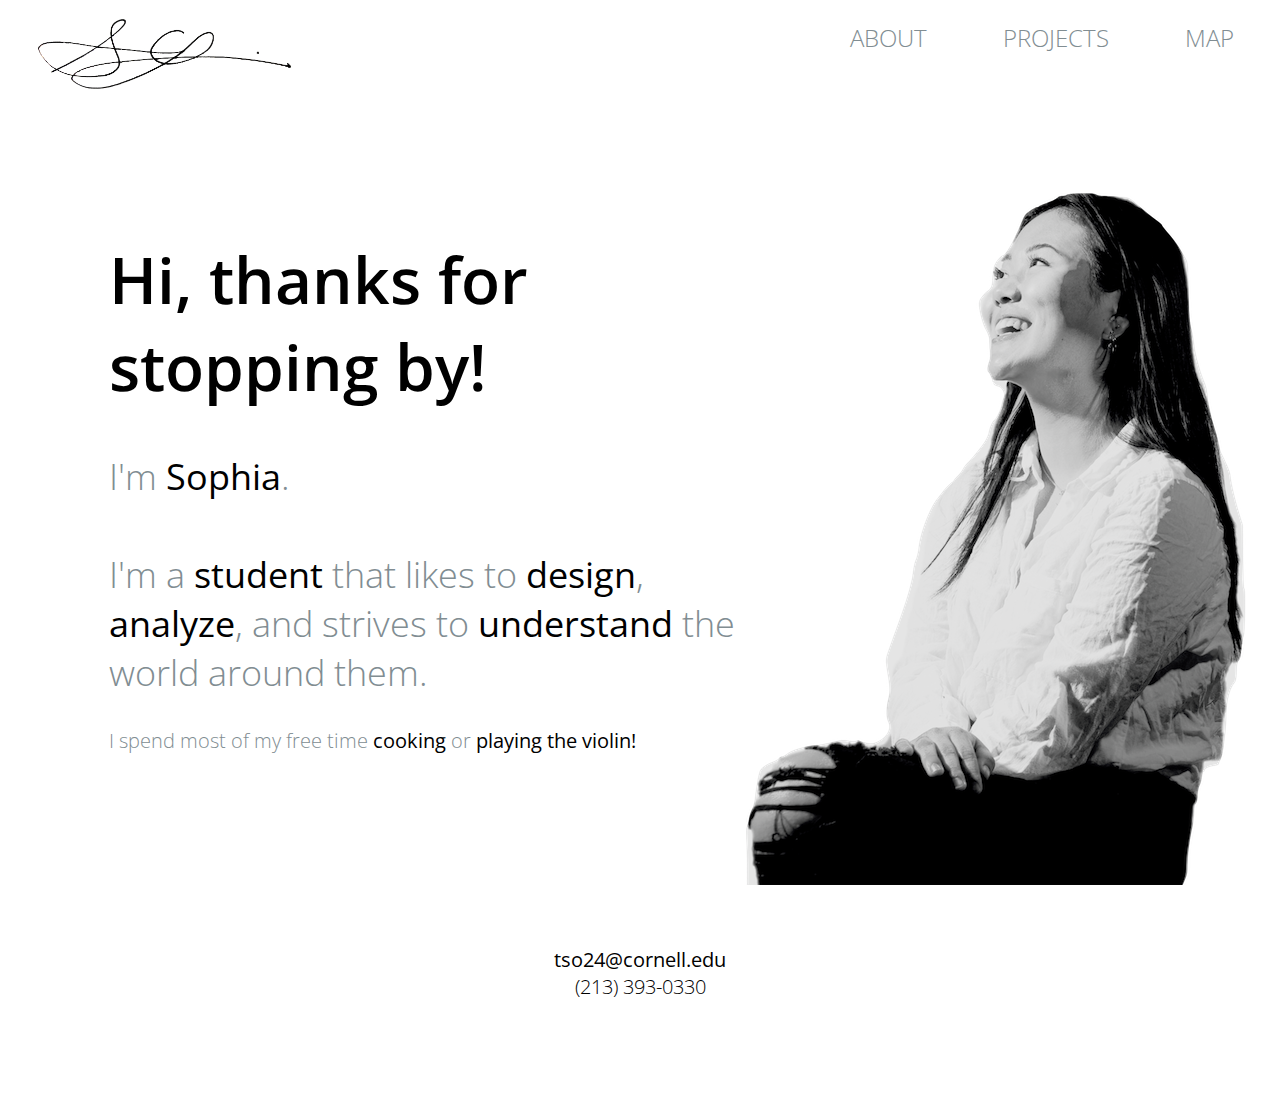
<file: index.html>
<!doctype html>
<html lang="en">
<meta charset="UTF-8">
<meta name="viewport" content="width=device-width, initial-scale=1">
<link rel="stylesheet" href="styles/sites.css" />
<link href="https://fonts.googleapis.com/css2?family=Open+Sans:wght@300;400;600;700&display=swap" rel="stylesheet">
<title> Sophia Oguri </title>

<body>
    <header>
        <div id='signature_cont'>
            <a href="index.html"><img src="images\signature.png" id='signature'> </a>
        </div>
        <div class="topnav">
            <a href="map.html">MAP</a>
            <a href="projects.html">PROJECTS</a>
            <a href="about.html">ABOUT</a>
        </div>
    </header>

    <div class='index'>
        <div class='description'>
            <h1 class='title'> Hi, thanks for stopping by! </h1>

            <h2 class='index_body'>
                I'm <a href="about.html">Sophia</a>.
                <br>
                <br>
                I'm a
                <a href="https://www.linkedin.com/in/sophia-oguri/">student</a>
                that likes to
                <a href="projects.html#design">design</a>,
                <a href=projects.html#analyze>analyze</a>,
                and strives to
                <a href=projects.html#understand>understand</a>
                the world around them.
            </h2>

            <h3 class='index_subbody'>
                I spend most of my free time
                <a href="https://www.instagram.com/sophskitchn/">cooking</a>
                or
                <a href="https://youtu.be/Niv13ps5BzQ">playing the violin!</a>
            </h3>
        </div>

        <div class='image'>
            <img id='laughing_img' src='images/laughing.png'>
        </div>

    </div>

    <footer>
        <h6 class="footer">
            <a href="mailto:tso24@cornell.edu?">tso24@cornell.edu</a>
            <br>
            (213) 393-0330
        </h6>
    </footer>

</body>

</html>
</file>
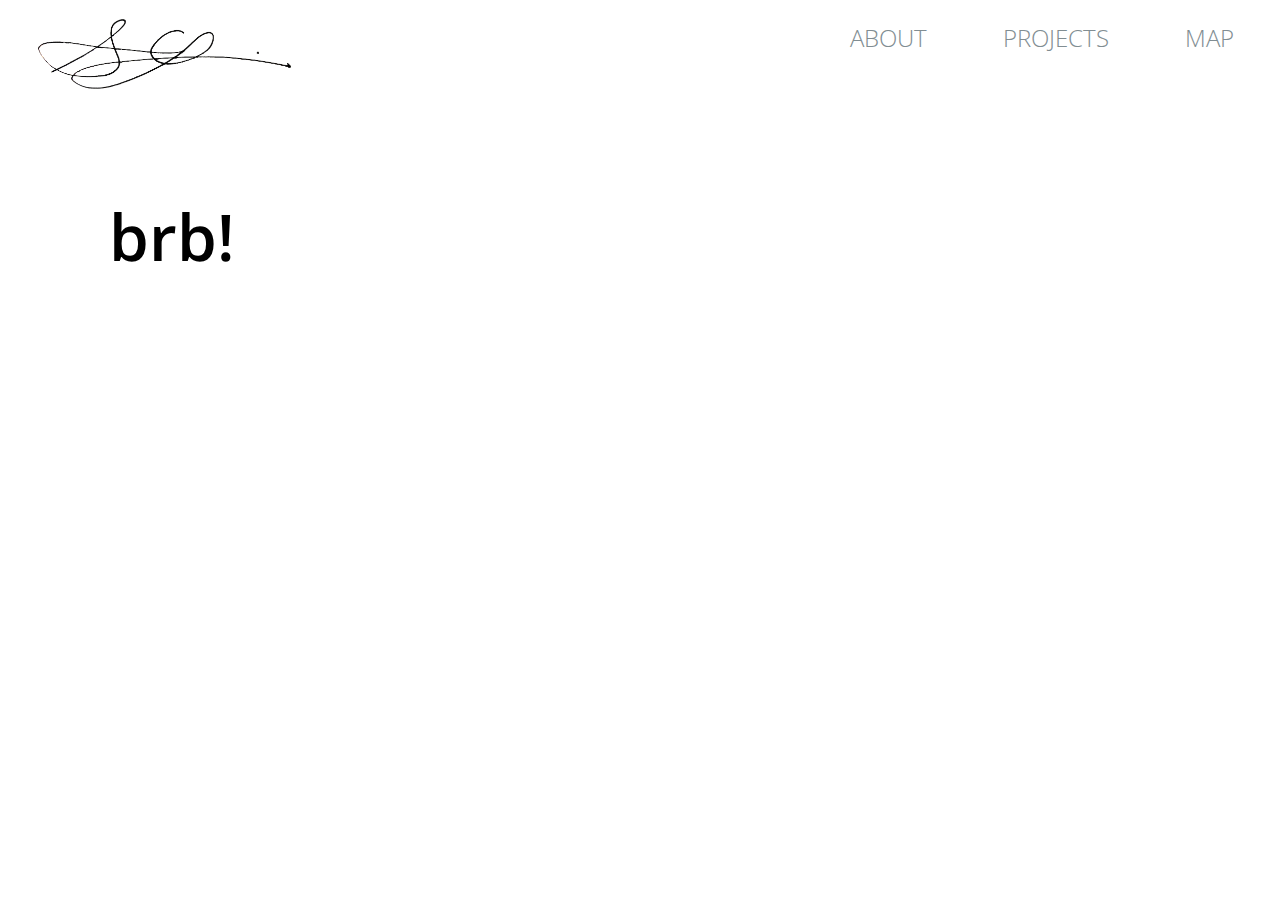
<file: projects.html>
<!doctype html>
<html lang="en">
<meta charset="UTF-8">
<meta name="viewport" content="width=device-width, initial-scale=1">
<link rel="stylesheet" href="styles/sites.css" />
<link href="https://fonts.googleapis.com/css2?family=Open+Sans:wght@300;400;600;700&display=swap" rel="stylesheet">
<title> Sophia Oguri </title>

<body>
    <header>
        <div id='signature_cont'><a href="index.html"><img src="images\signature.png" id='signature'></a></div>
        <div class="topnav">
            <a href="map.html">MAP</a>
            <a href="projects.html">PROJECTS</a>
            <a href="about.html">ABOUT</a>
        </div>
    </header>

    <div class='project_cat'>
        <h1 class='title'>brb!</h1>
        <!--
        <a id='design'>
            <h1 class='cat_title'>Website Design</h1>
        </a>
        <ul class='project_gallery'>
            <li>
                <div class='project'>
                    <h2 class='project_title'>Personal Website</h2>
                    <div class='project_img'><a href="https://tomokosophiaoguri.com"><img class='website_img'
                                src='images/personal.png'></a></div>
                    <p class='project_description'> A portfolio website written in HTML, utilizing common design
                        principles and displaying personal achievements in a professional manner. </p>
                </div>
            </li>
            <li>
                <div class='project'>
                    <h2 class='project_title'>Snap</h2>
                    <div class='project_img'><a href="https://nameless-citadel-96827.herokuapp.com"><img
                                class='website_img' src='images/snap.png'></a></div>
                    <p class='project_description'> An interactive, dynamic website written in PHP, dynamically linked
                        to a database in SQL. It employs best practices for user uploaded content for dynamic websites
                        and leverages comon design patterns to improve the usability of the site.</p>
                </div>
            </li>
            <li>
                <div class='project'>
                    <h2 class='project_title'>Student Agencies</h2>
                    <div class='project_img'><a href="https://studentagencies.com"><img class='website_img'
                                src='images/SAI.png'></a></div>
                    <p class='project_description'> A customized webiste listed on Squarespace utilizing HTML and CSS
                        principles with unique custom icons and logos for ease of user reference. Created with an
                        emphasis on student engagement and informative text.</p>
                </div>
            </li>
            <li>
                <div class='project'>
                    <h2 class='project_title'>Student Agencies Tutoring</h2>
                    <div class='project_img'><a href="https://studentagenciestutoring.com"><img class='website_img'
                                src='images/SAT.png'></a></div>
                    <p class='project_description'> A customized webiste listed on Squarespace utilizing HTML and CSS
                        principles with unique custom icons and logos for ease of user reference. Created with an
                        emphasis on student engagement and informative text.</p>
                </div>
            </li>
            <li>
                <div class='project'>
                    <h2 class='project_title'>Music.com</h2>
                    <div class='project_img'><a href="https://desolate-hamlet-22021.herokuapp.com"><img
                                class='website_img' src='images/music.png'></a></div>
                    <p class='project_description'> A dynamic catalog website written in PHP, linked to a database in
                        SQL. It displays standard practices of backing website content with a database and utilizes
                        common design patterns to present the data in an usable form for the web.</p>
                </div>
            </li>
        </ul>
    </div>
    <div class='project_cat'>
        <a id='analyze'>
            <h1 class='cat_title'>Data Analysis</h1>
        </a>
        <ul class='project_gallery'>
            <li>
                <div class='project'>
                    <h2 class='project_title'>Top Songs of the Century</h2>
                    <div class='project_img'><a
                            href="https://medium.com/@tomokosophiaoguri/exploratory-analysis-of-top-songs-and-their-characteristics-98c48a0c3547?source=friends_link&sk=72633feaccba10edfd57692dd15c3f27"><img
                                class='proj_img' src='images/spotify.png'></a></div>
                    <p class='project_description'> A Medium article on the exploratory analysis of top songs and their
                        characteristics. As avid music lovers, we wanted to learn
                        more about the possible patterns in the songs we listen to. Is it possible to predict the
                        popularity
                        of an
                        upcoming song based solely on its features? Can artists be identified by the lyrics of their
                        songs?
                        Can we
                        categorize lyrics based by genre? </p>
                </div>
            </li>
        </ul>
    </div>

    <div class='project_cat'>
        <a id='understand'>
            <h1 class='cat_title'>Written Work</h1>
        </a>
        <ul class='project_gallery'>
            <li>
                <div class='project'>
                    <h2 class='project_title'>Twitter, the Freedom of Speech, and What It Should Do About It</h2>
                    <div class='project_img'><a
                            href="https://medium.com/@tomokosophiaoguri/twitter-and-the-freedom-of-speech-a140afdf9667?source=friends_link&sk=005a1596f71f61088d48df0befd37125"><img
                                class='proj_img' src='images/twitter.jpg'></a></div>
                    <p class='project_description'> A Medium article addressing the current speech issues
                        surrounding Twitter, offering an assessment of the actions and policies taken to date, and an
                        exploration into potential solutions that would remediate these issues. (Image source: NYT)</p>
                </div>
            </li>
            <li>
                <div class='project'>
                    <h2 class='project_title'>A Memo to Uber Inc. Regarding Sustainability</h2>
                    <div class='project_img'><a
                            href="https://medium.com/@tomokosophiaoguri/memo-to-uber-technologies-inc-regarding-sustainability-initiatives-2f6e1a810327?source=friends_link&sk=285887eebe540d35d5b3edc0f3d729b6"><img
                                class='proj_img' src='images/uber.jpeg'></a></div>
                    <p class='project_description'> A Medium article addressing the current sustainability issues
                        surrounding Uber
                        Inc. and tangible solutions to mitigate their environmental impact and create sustainable human
                        resource
                        intiatives. (Image source: Uber.com)</p>
                </div>
            </li>
            <li>
                <div class='project'>
                    <h2 class='project_title'>Changing the Face of America: A Historical Analysis</h2>
                    <div class='project_img'><a
                            href="https://medium.com/@tomokosophiaoguri/changing-the-face-of-america-the-transition-from-facial-reconstruction-surgery-in-wwi-to-cosmetic-274af9964b30?source=friends_link&sk=e3de29f099c8d7ebf98510f77804e9ad"><img
                                class='proj_img' src='images/cosmetic.png'></a></div>
                    <p class='project_description'> A Medium article about the transition from facial reconstruction
                        surgery in WWII to cosmetic surgery in America and the societal impacts of this transition.
                        (Image source: The Independent)</p>
                </div>
            </li>
        </ul>
    </div>

    <div class='project_cat'>
        <h1 class='cat_title'>Violin</h1>
        <ul class='project_gallery'>
            <li>
                <div class='project'>
                    <h2 class='project_title'>Senior Recital</h2>
                    <div class='project_img'><a href="https://youtu.be/Niv13ps5BzQ"><img class='website_img'
                                src='images/violin1.png'></a></div>
                    <p class='project_description'>Sonata for Violin and Piano in A Major by Johann Sebastian Bach
                        <br>Sonata for Violin and Piano No. 3 in C Minor by Edvard Grieg<br>Havanaise by Camille
                        Saint-Saens<br>Caprice No. 24 in A Minor for Solo Violin by Niccolo Paganini<br>Arrangement of
                        Can't Help Falling in Love/Yesterday/My Way by
                        Sophia Oguri
                    </p>
                </div>
            </li>
            <li>
                <div class='project'>
                    <h2 class='project_title'>Prokofiev Violin Concerto No.2 in g minor</h2>
                    <div class='project_img'><a href="https://youtu.be/CcwUV_TH2rk"><img class='website_img'
                                src='images/violin2.png'></a></div>
                </div>
            </li>
        </ul>
    </div>

    <div class='project_cat'>
        <h1 class='cat_title'>Designs</h1>
        <ul class='project_imggallery'>
            <li>
                <img class='proj_image' src='images\philanthropy1.jpg'>
            </li>
            <li>
                <img class='proj_image' src='images\philanthropy2.jpg'>
            </li>
            <li>
                <img class='proj_image' src='images\philanthropy3.jpg'>
            </li>
            <li>
                <img class='proj_image' src='images\philanthropy4.jpg'>
            </li>
            <li>
                <img class='proj_image' src='images\philanthropy5.jpg'>
            </li>
            <li>
                <img class='proj_image' src='images\philanthropy6.jpg'>
            </li>
            <li>
                <img class='proj_image' src='images\philanthropy7.jpg'>
            </li>
            <li>
                <img class='proj_image' src='images\focus.jpg'>
            </li>
            <li>
                <img class='proj_image' src='images\clarity.jpg'>
            </li>
            <li>
                <img class='proj_image' src='images\circle.jpg'>
            </li>
            <li>
                <img class='proj_image' src='images\wave.jpg'>
            </li>
        </ul>
    </div>


    <footer>
        <h6 class="footer"> I'm always looking for more opportunities and new experiences, so please feel free to
            contact me at <br><br> <a href="mailto:tso24@cornell.edu?">tso24@cornell.edu</a> <br><span
                style="color:black;"></style:>(213) 393-0330</span><br><br>
        </h6>
    </footer>
    -->
    </div>
</body>

</html>
</file>
<file: styles/sites.css>
body{
    font-family: 'Open Sans', sans-serif;
    font-style: normal;
    font-weight: 300;
    font-size: 36px;
    color: #818D92;
}

.topnav{
    overflow: hidden;
    background-color: white;
}
.topnav a {
    float: right;
    color: #818D92;
    padding: 1% 3%;
    text-decoration: none;
    font-family: 'Open Sans', sans-serif;
    font-style: normal;
    font-weight: lighter;
    font-size: 24px;
}
.topnav a:hover {
  color: black;
}

a{
    font-weight: 400;
    color: black;
    text-decoration: none;

}
a:hover{
    color: #B9A394;
}
#signature{
    width:20%;
    position: absolute;
    top:2%;
    left: 3%;
}
#signature_cont :hover #signature{
    transform: scale(1.1);
}

.footer{
    font-weight: 300;
    margin-right: 8%;
    margin-left: 8%;
	text-align: center;
    font-size: 20px;
    color: black;
    margin-top: 50px;
	margin-bottom: 100px;
}

.title{
    font-weight: 600;
    font-size: 64px;
    color: black;
}
.cat_title{
    font-weight: 600;
    font-size: 48px;
    color: black;
}
.index_body{
    font-weight: 300;
	font-size: 36px;
}
.index_subbody{
    font-weight: 300;
	font-size: 20px;
}
#laughing_img{
    width: 500px;
}
.index{
    width: 84%;
    margin-top:10%;
    margin-left: 8%;
    margin-right: 8%;
}
.description{
    width: 60%;
    float: left;
    text-align: left;
}
.image{
    margin-left: 60%;
}

.about_image{
    width: 40%;
    float: left;
}
.about_description{
    margin-left: 45%;
    width: 60%;
}

#profile_img{
    width: 100%;
}

.about{
    font-size: 20px;
}
#statement{
    position: static;
    width: inherit;
    font-size: 20px;
    margin-left: 8%; 
    margin-right: 8%;

}
#map{
    margin-left: 8%;
    margin-right: 8%;
    height: 400px;
}
.map_title{
    margin-top: 100px;
    margin-left: 8%;
    font-weight: 600;
    font-size: 64px;
    color: black;
}
.project_cat{
    width: 84%;
    margin-top:10%;
    margin-left: 8%;
    margin-right: 8%;
    margin-bottom: 100px;
}
.project_gallery{
    display: grid;
    grid-template-columns: repeat(2, 50%);
    grid-gap: 20px;
}
.project_gallery li{
    list-style-type: none;
}
.project_imggallery{
    display: grid;
    grid-template-columns: repeat(4, 25%);
    grid-gap: 20px;
}
.project_imggallery li{
    list-style-type: none;
}
.project_title{
    font-weight: 600;
    font-size: 36px;
    color: black;
}
.project_description{
    font-size: 20px;
}
.website_img{
    width: 80%;
    opacity: 0.6;
}
.proj_img{
    height: 200px;
    opacity: 0.6;
    overflow: hidden;
}
.proj_image{
    width: 60%;
    overflow:hidden;
}
.project_img :hover .website_img{
    opacity: 1;
}
.project_img :hover .proj_img{
    opacity: 1;
}
.map_description{
    margin-left: 8%;
    margin-right: 8%;
    font-size: 20px;
}
.project a :hover{
    color: #B9A394;
}
@media screen and (max-width: 430px) {
    .topnav a {
        font-size: 16px;
    }
    .title{
        font-size: 48px;
    }
}
@media screen and (max-width: 900px) {
    .footer{
        margin-left: 14%;
        margin-right: 14%;
        text-align: center;
    }
    .image{
        display: none;
    }
    .description{
        width: 84%;
        margin-left: 8%;
        margin-right: 8%;
        margin-bottom: 50px;
    }
    #profile_img{
        width: 350px;
    }
    .about_image{
        width: 100%;

        text-align: center;
    }
    .about_description{
        width: 84%;
        margin-left: 8%;
        margin-right: 8%;
        float: left;
    }
    .project_gallery{
        display: block;
    }
    .project_imggallery{
        display: grid;
        grid-template-columns: repeat(2, 50%);
        grid-gap: 20px;
    }
}
</file>
